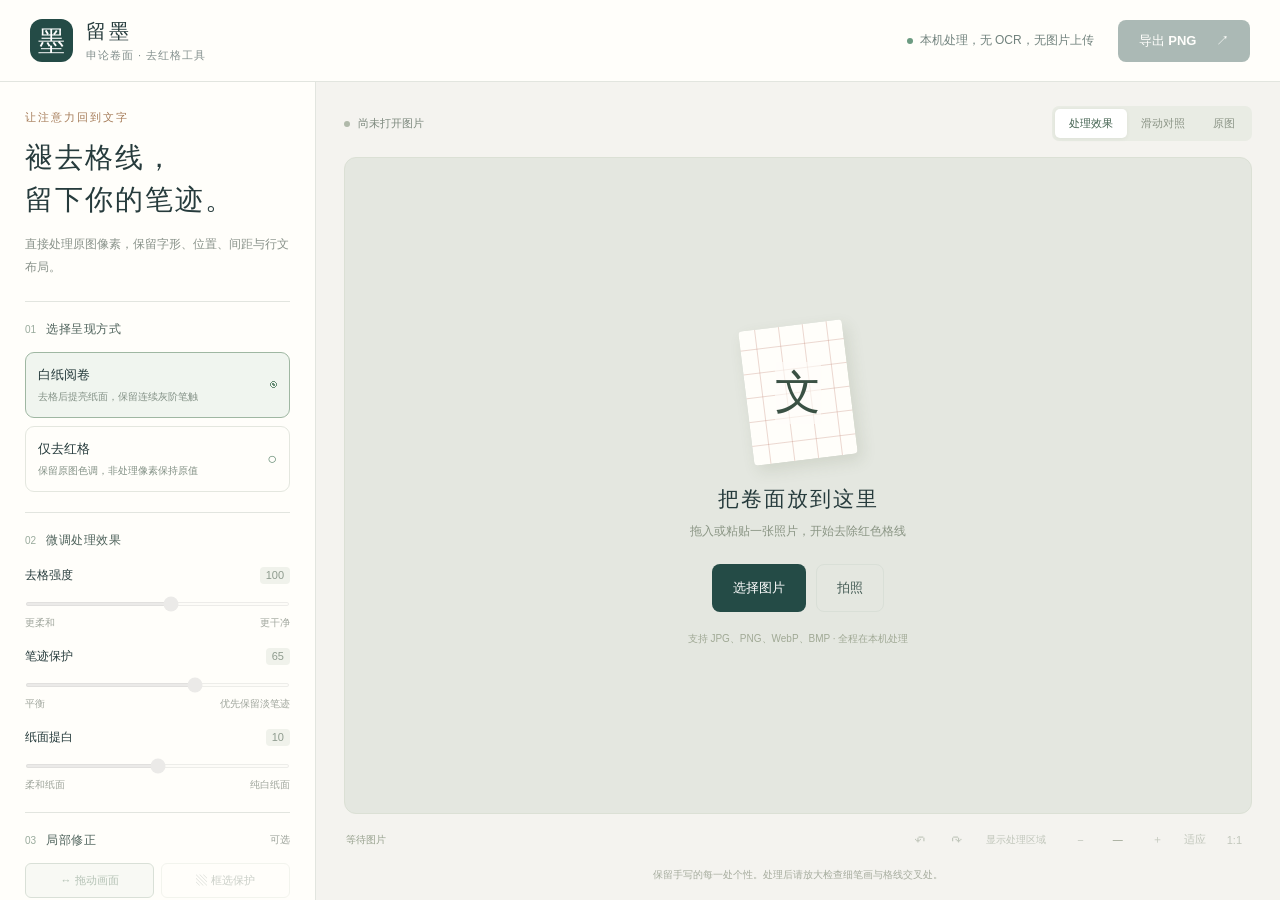
<file: index.html>
<!doctype html>
<html lang="zh-CN">
<head>
  <meta charset="utf-8">
  <meta name="viewport" content="width=device-width, initial-scale=1">
  <meta http-equiv="Content-Security-Policy" content="default-src 'self' file: blob: data:; script-src 'self' file:; style-src 'self' file:; img-src 'self' file: blob: data:; worker-src 'self' file: blob:; connect-src 'none'; object-src 'none'; base-uri 'none'">
  <title>留墨 · 申论去红格</title>
  <link rel="stylesheet" href="styles.css">
  <script src="grid-core.js" defer></script>
  <script src="app.js" defer></script>
</head>
<body>
  <header class="topbar">
    <div class="brand"><span class="brand-mark">墨</span><div><strong>留墨</strong><span>申论卷面 · 去红格工具</span></div></div>
    <div class="privacy"><i></i>本机处理，无 OCR，无图片上传</div>
    <button id="export" class="button primary" disabled>导出 PNG <span>↗</span></button>
  </header>
  <main>
    <aside class="sidebar">
      <div class="intro"><p class="eyebrow">让注意力回到文字</p><h1>褪去格线，<br>留下你的笔迹。</h1><p>直接处理原图像素，保留字形、位置、间距与行文布局。</p></div>
      <section>
        <h2>01 <span>选择呈现方式</span></h2>
        <label class="mode-card selected"><input type="radio" name="mode" value="white" checked><span><strong>白纸阅卷</strong><small>去格后提亮纸面，保留连续灰阶笔触</small></span><b>◉</b></label>
        <label class="mode-card"><input type="radio" name="mode" value="original"><span><strong>仅去红格</strong><small>保留原图色调，非处理像素保持原值</small></span><b>○</b></label>
      </section>
      <section class="controls">
        <h2>02 <span>微调处理效果</span></h2>
        <label class="range-label" for="strength">去格强度 <output id="strengthValue">100</output></label><input id="strength" type="range" min="50" max="140" value="100" disabled><div class="range-ends"><span>更柔和</span><span>更干净</span></div>
        <label class="range-label" for="protection">笔迹保护 <output id="protectionValue">65</output></label><input id="protection" type="range" min="0" max="100" value="65" disabled><div class="range-ends"><span>平衡</span><span>优先保留淡笔迹</span></div>
        <div id="whiteControls"><label class="range-label" for="whiten">纸面提白 <output id="whitenValue">10</output></label><input id="whiten" type="range" min="0" max="20" value="10" disabled><div class="range-ends"><span>柔和纸面</span><span>纯白纸面</span></div></div>
      </section>
      <section>
        <h2>03 <span>局部修正</span><em>可选</em></h2>
        <div class="tools"><button id="pan" class="tool active" data-tool="pan" disabled>↔ 拖动画面</button><button id="protect" class="tool" data-tool="protect" disabled>▧ 框选保护</button><button id="erase" class="tool" data-tool="erase" disabled>▧ 框选清除</button><button id="undo" class="tool" disabled>↶ 撤销修正</button></div>
        <p class="hint">选择保护或清除后，在图片上按住并拖动框选矩形区域，松开后应用操作。清除会擦去选区内的内容，请避开文字。选区覆盖色仅用于预览，不会导出。</p>
      </section>
      <details><summary>关于“保留原笔迹”</summary><p>程序没有文字识别、字体替换或生成式重绘。它只分离图像中的印刷格线与深色笔画。白纸模式额外调整纸色和明暗；如需尽量保持原始像素，请用“仅去红格”。</p><p>暗红线与淡笔画完全重叠时，单张照片不能保证无损分离。请放大检查，使用“保护笔迹”恢复有疑问的位置。红色手写内容也可能与格线相近，请手动保护。</p></details>
      <footer>原尺寸导出 · 不裁切、不拉伸、不自动排版</footer>
    </aside>
    <div class="workspace">
      <div class="viewer-top"><div class="file-meta"><span class="file-dot"></span><span id="filename">尚未打开图片</span><small id="dimensions"></small></div><div id="fileActions" class="file-actions" hidden><button id="openCurrent" class="button secondary">选择图片</button><button id="cameraCurrent" class="button secondary">拍照</button></div><div class="view-tabs"><button data-view="result" class="active">处理效果</button><button data-view="compare">滑动对照</button><button data-view="original">原图</button></div></div>
      <div class="canvas-area" id="stage">
        <div id="empty" class="empty-state"><div class="paper-icon"><span>文</span></div><h2>把卷面放到这里</h2><p>拖入或粘贴一张照片，开始去除红色格线</p><div class="empty-actions"><button id="openEmpty" class="button primary">选择图片</button><button id="cameraEmpty" class="button secondary">拍照</button></div><small>支持 JPG、PNG、WebP、BMP · 全程在本机处理</small></div>
        <canvas id="canvas" hidden aria-label="卷面图片预览"></canvas>
        <div id="compareLabels" class="compare-labels" hidden><span>原图</span><span>去格后</span></div>
        <div id="busy" class="busy" hidden><div class="spinner"></div><strong id="busyLabel">正在处理</strong><progress id="progress" max="100" value="0"></progress><span>不识别文字，只处理图像像素</span></div>
        <div id="dropOverlay" class="drop-overlay" hidden>松开，打开这张卷面</div>
      </div>
      <div id="compareControl" class="compare-control" hidden><span>原图</span><input id="split" type="range" min="0" max="100" value="50" aria-label="原图与效果分界"><span>去格后</span></div>
      <div class="viewer-bottom"><span id="status">等待图片</span><div class="zoom-controls"><button id="rotateLeft" title="向左旋转 90 度" aria-label="向左旋转 90 度" disabled>↶</button><button id="rotateRight" title="向右旋转 90 度" aria-label="向右旋转 90 度" disabled>↷</button><button id="maskToggle" disabled>显示处理区域</button><button id="zoomOut" title="缩小" disabled>−</button><span id="zoomLabel">—</span><button id="zoomIn" title="放大" disabled>＋</button><button id="fit" disabled>适应</button><button id="actual" disabled>1:1</button></div></div>
      <div class="notice">保留手写的每一处个性。处理后请放大检查细笔画与格线交叉处。</div>
    </div>
  </main>
  <input id="fileInput" type="file" accept="image/jpeg,image/png,image/webp,image/bmp" hidden>
  <input id="cameraFile" type="file" accept="image/*" capture="environment" hidden>
  <div id="toast" role="status" hidden></div>
</body>
</html>
</file>
<file: styles.css>
:root{font-family:'Microsoft YaHei','PingFang SC',sans-serif;color:#263b3c;background:#f4f3ef;font-synthesis:none;--ink:#244b46;--accent:#a96c45;--muted:#84908e;--line:#e2e5df}*{box-sizing:border-box}body{margin:0}button,input{font:inherit}button{cursor:pointer}button:disabled,input:disabled{opacity:.38;cursor:default}button{transition:background .15s,border-color .15s,transform .15s}button:focus-visible,input:focus-visible,summary:focus-visible{outline:3px solid #89b5a7;outline-offset:3px}[hidden]{display:none!important}.topbar{height:82px;display:flex;align-items:center;gap:14px;padding:0 30px;background:#fffefa;border-bottom:1px solid var(--line)}.brand{display:flex;align-items:center;gap:13px;margin-right:auto}.brand-mark{display:grid;place-items:center;width:43px;height:43px;color:white;background:var(--ink);border-radius:12px;font-family:serif;font-size:27px}.brand strong{display:block;font-size:20px;letter-spacing:3px;font-weight:650}.brand div>span{display:block;color:var(--muted);font-size:11px;letter-spacing:1px;margin-top:3px}.privacy{font-size:12px;color:#71827d;margin-right:10px}.privacy i{display:inline-block;width:6px;height:6px;background:#6c9b81;border-radius:50%;margin-right:7px}.button{border:1px solid transparent;border-radius:8px;padding:11px 20px;font-size:13px;font-weight:600}.primary{background:var(--ink);color:#fff}.primary:hover:not(:disabled){background:#32665c}.primary span{margin-left:16px}.secondary{background:transparent;border-color:#d9dfd7;color:#445b54}.secondary:hover{background:#eef2eb}main{display:grid;grid-template-columns:316px minmax(0,1fr);min-height:calc(100vh - 82px)}.sidebar{padding:28px 25px 18px;background:#fffefa;border-right:1px solid var(--line);overflow:auto}.eyebrow{font-size:11px;letter-spacing:2px;color:#a57b58;margin:0 0 12px}.intro h1{font-family:'Songti SC','SimSun',serif;font-weight:500;font-size:28px;line-height:1.5;letter-spacing:2px;margin:0 0 12px}.intro>p:last-child{font-size:12px;line-height:1.9;color:#89928a;margin-bottom:22px}section{border-top:1px solid var(--line);padding-top:19px;margin-top:20px}section h2{font-size:10px;color:#9aab9d;font-weight:500;display:flex;gap:10px;align-items:center;margin:0 0 14px}section h2 span{color:#4e625b;font-size:12px;letter-spacing:.5px}section h2 em{margin-left:auto;font-style:normal;color:#9aa098}.mode-card{display:flex;align-items:center;padding:13px 12px;border:1px solid #e4e7df;border-radius:9px;margin:8px 0;cursor:pointer;gap:8px}.mode-card.selected{background:#f0f5ef;border-color:#9fb7a2}.mode-card input{position:absolute;opacity:0}.mode-card strong{font-size:13px;font-weight:500;display:block}.mode-card small{font-size:10px;color:#849287;display:block;margin-top:6px}.mode-card b{margin-left:auto;color:#678d76;font-size:16px}.mode-card:focus-within{outline:2px solid #89b5a7}.range-label{font-size:12px;display:flex;justify-content:space-between;margin:18px 0 8px}.range-label output{font-size:11px;color:#8f9c8f;background:#f0f2eb;border-radius:4px;padding:2px 6px}input[type=range]{width:100%;height:4px;accent-color:#62826b;cursor:pointer;margin:5px 0}.range-ends{display:flex;justify-content:space-between;color:#a0a69d;font-size:10px;margin-top:5px}.tools{display:grid;grid-template-columns:1fr 1fr;gap:7px}.tool{border:1px solid #dfe4da;border-radius:6px;background:transparent;padding:9px 4px;color:#768578;font-size:11px}.tool.active{border-color:#9eb19f;background:#edf3eb;color:#42654c}.brush-row{display:flex;gap:12px;align-items:center;margin-top:16px}.brush-row label{white-space:nowrap;font-size:11px;color:#82907f}.brush-row output{font-size:10px;margin-left:7px}.hint{font-size:10px;color:#9ba193;line-height:1.7;margin:12px 0 0}details{font-size:11px;color:#879184;line-height:1.9;border-top:1px solid var(--line);margin-top:20px;padding-top:13px}summary{cursor:pointer;color:#77856f}details p{font-size:10px}.sidebar footer{font-size:9px;color:#a1a89d;text-align:center;padding-top:20px}.workspace{padding:24px 28px 12px;display:flex;flex-direction:column;min-width:0;min-height:700px}.viewer-top{display:flex;align-items:center;justify-content:space-between;gap:15px;margin-bottom:16px}.file-meta{display:flex;align-items:center;gap:8px;font-size:11px;min-width:0;color:#7b877c}.file-dot{width:6px;height:6px;flex-shrink:0;background:#b0b9aa;border-radius:50%}#filename{overflow:hidden;text-overflow:ellipsis;white-space:nowrap;max-width:280px}.file-meta small{font-size:10px;color:#9ca59a;white-space:nowrap}.view-tabs{display:flex;flex-shrink:0;padding:3px;background:#e9ece4;border-radius:7px}.view-tabs button{border:0;background:transparent;color:#8b9486;font-size:11px;border-radius:5px;padding:7px 14px}.view-tabs .active{background:white;color:#456452;box-shadow:0 1px 4px #283c2410}.canvas-area{position:relative;overflow:hidden;flex:1;min-height:460px;background:#e4e7e0;background-image:radial-gradient(#c3ccbf80 .7px,transparent .7px);background-size:14px 14px;border:1px solid #dbe0d5;border-radius:12px;touch-action:none}#canvas{width:100%;height:100%;position:absolute;inset:0;cursor:grab}#canvas.painting{cursor:crosshair}#canvas.dragging{cursor:grabbing}.empty-state{position:absolute;inset:0;display:flex;flex-direction:column;align-items:center;justify-content:center}.paper-icon{width:104px;height:135px;background:#fffefa;box-shadow:4px 7px 15px #4d5e3820;transform:rotate(-7deg);border-radius:4px;display:grid;place-items:center;margin-bottom:25px;background-image:linear-gradient(#c58b7c55 1px,transparent 1px),linear-gradient(90deg,#c58b7c55 1px,transparent 1px);background-size:24px 24px;background-position:16px 19px}.paper-icon span{font-family:'KaiTi','SimSun',serif;font-size:46px;color:#3a5144;transform:rotate(7deg);background:#fffefa99}.empty-state h2{font-size:21px;font-weight:500;letter-spacing:2px;margin:0 0 10px}.empty-state p{font-size:12px;color:#8a9584;margin:0 0 24px}.empty-state small{font-size:10px;color:#a0a995;margin-top:20px}.sample-link{border:0;background:transparent;color:#8c9f81;font-size:11px;margin-top:16px;padding:7px}.sample-link:hover{color:var(--ink)}.viewer-bottom{display:flex;align-items:center;justify-content:space-between;gap:12px;padding:12px 2px;font-size:10px;color:#96a08d}.zoom-controls{display:flex;align-items:center;gap:5px;flex-shrink:0}.zoom-controls button{background:transparent;border:0;border-radius:4px;color:#71816a;padding:5px 8px;font-size:11px}.zoom-controls button:hover:not(:disabled){background:#e6eadd}#zoomLabel{min-width:42px;text-align:center}#maskToggle{margin-right:10px;font-size:10px}#maskToggle.active{background:#f4e4cc;color:#a17238}.notice{text-align:center;color:#a6ac9e;font-size:10px;padding:3px 0 6px}.busy{position:absolute;inset:0;background:#f6f7f1eb;display:flex;flex-direction:column;justify-content:center;align-items:center;gap:16px;z-index:4}.busy strong{font-size:14px;font-weight:500}.busy span{font-size:11px;color:#93a08a}.busy progress{width:200px;height:5px;accent-color:#597e61}.spinner{width:30px;height:30px;border:2px solid #d5dfce;border-top-color:#527b5a;border-radius:50%;animation:spin .8s linear infinite}@keyframes spin{to{transform:rotate(360deg)}}.drop-overlay{position:absolute;inset:12px;border:2px dashed #6f946b;background:#f5fbefed;display:grid;place-items:center;border-radius:8px;font-size:20px;z-index:6;color:#50734c}.compare-control{display:flex;align-items:center;gap:16px;padding-top:14px;color:#8e9b86;font-size:10px}.compare-labels{position:absolute;top:16px;left:18px;right:18px;display:flex;justify-content:space-between;pointer-events:none}.compare-labels span{background:#ffffffd9;border:1px solid #dbe3d3;color:#6f8563;border-radius:5px;padding:5px 10px;font-size:10px}#toast{position:fixed;bottom:30px;left:50%;transform:translateX(-50%);background:#233f35f2;color:white;padding:13px 22px;border-radius:8px;max-width:min(90vw,650px);font-size:12px;z-index:10;box-shadow:0 6px 24px #0002}@media(min-height:900px){.workspace{height:calc(100vh - 82px)}.sidebar{max-height:calc(100vh - 82px)}}@media(max-width:1000px){.privacy{display:none}.sidebar{padding:24px 20px}main{grid-template-columns:286px minmax(0,1fr)}.workspace{padding:20px 16px}.viewer-top{flex-wrap:wrap}.view-tabs button{padding:7px 10px}#filename{max-width:200px}.viewer-bottom{align-items:flex-start;flex-direction:column;gap:6px}}@media(max-width:700px){.topbar{height:70px;padding:0 14px;gap:8px}.brand div>span{font-size:9px}.brand-mark{width:35px;height:35px;font-size:22px}.brand strong{font-size:17px}.button{padding:9px 12px}.topbar .secondary{display:none}main{display:flex;flex-direction:column}.workspace{order:-1;min-height:590px;height:76vh;padding:16px 12px 8px}.canvas-area{min-height:320px}.sidebar{border-right:0;padding:22px;max-height:none}.intro h1{font-size:24px}.intro h1 br{display:none}.mode-card{padding:14px}.viewer-bottom{flex-direction:row;align-items:center}#maskToggle{display:none}#status{max-width:140px;overflow:hidden;text-overflow:ellipsis;white-space:nowrap}.zoom-controls{gap:0}.zoom-controls button{padding:5px}.empty-state small{font-size:9px}.empty-state h2{font-size:18px}.empty-state p{font-size:11px}.file-meta small{font-size:9px}}
.topbar #cameraTop{display:inline-flex;align-items:center;white-space:nowrap}
#rotateLeft,#rotateRight{font-size:19px;line-height:1;min-width:32px;padding:4px}
.empty-actions{display:flex;align-items:center;justify-content:center;gap:10px;flex-wrap:wrap}.empty-actions .button{min-height:48px}
.file-actions{display:flex;align-items:center;gap:6px}.file-actions .button{padding:8px 10px;font-size:11px;white-space:nowrap}
@media(max-width:700px){.file-actions{order:3;width:100%;justify-content:flex-end}.file-actions .button{min-height:40px}.viewer-top{row-gap:10px}}
</file>
<file: android-app/app/src/main/assets/styles.css>
:root{font-family:'Microsoft YaHei','PingFang SC',sans-serif;color:#263b3c;background:#f4f3ef;font-synthesis:none;--ink:#244b46;--accent:#a96c45;--muted:#84908e;--line:#e2e5df}*{box-sizing:border-box}body{margin:0}button,input{font:inherit}button{cursor:pointer}button:disabled,input:disabled{opacity:.38;cursor:default}button{transition:background .15s,border-color .15s,transform .15s}button:focus-visible,input:focus-visible,summary:focus-visible{outline:3px solid #89b5a7;outline-offset:3px}[hidden]{display:none!important}.topbar{height:82px;display:flex;align-items:center;gap:14px;padding:0 30px;background:#fffefa;border-bottom:1px solid var(--line)}.brand{display:flex;align-items:center;gap:13px;margin-right:auto}.brand-mark{display:grid;place-items:center;width:43px;height:43px;color:white;background:var(--ink);border-radius:12px;font-family:serif;font-size:27px}.brand strong{display:block;font-size:20px;letter-spacing:3px;font-weight:650}.brand div>span{display:block;color:var(--muted);font-size:11px;letter-spacing:1px;margin-top:3px}.privacy{font-size:12px;color:#71827d;margin-right:10px}.privacy i{display:inline-block;width:6px;height:6px;background:#6c9b81;border-radius:50%;margin-right:7px}.button{border:1px solid transparent;border-radius:8px;padding:11px 20px;font-size:13px;font-weight:600}.primary{background:var(--ink);color:#fff}.primary:hover:not(:disabled){background:#32665c}.primary span{margin-left:16px}.secondary{background:transparent;border-color:#d9dfd7;color:#445b54}.secondary:hover{background:#eef2eb}main{display:grid;grid-template-columns:316px minmax(0,1fr);min-height:calc(100vh - 82px)}.sidebar{padding:28px 25px 18px;background:#fffefa;border-right:1px solid var(--line);overflow:auto}.eyebrow{font-size:11px;letter-spacing:2px;color:#a57b58;margin:0 0 12px}.intro h1{font-family:'Songti SC','SimSun',serif;font-weight:500;font-size:28px;line-height:1.5;letter-spacing:2px;margin:0 0 12px}.intro>p:last-child{font-size:12px;line-height:1.9;color:#89928a;margin-bottom:22px}section{border-top:1px solid var(--line);padding-top:19px;margin-top:20px}section h2{font-size:10px;color:#9aab9d;font-weight:500;display:flex;gap:10px;align-items:center;margin:0 0 14px}section h2 span{color:#4e625b;font-size:12px;letter-spacing:.5px}section h2 em{margin-left:auto;font-style:normal;color:#9aa098}.mode-card{display:flex;align-items:center;padding:13px 12px;border:1px solid #e4e7df;border-radius:9px;margin:8px 0;cursor:pointer;gap:8px}.mode-card.selected{background:#f0f5ef;border-color:#9fb7a2}.mode-card input{position:absolute;opacity:0}.mode-card strong{font-size:13px;font-weight:500;display:block}.mode-card small{font-size:10px;color:#849287;display:block;margin-top:6px}.mode-card b{margin-left:auto;color:#678d76;font-size:16px}.mode-card:focus-within{outline:2px solid #89b5a7}.range-label{font-size:12px;display:flex;justify-content:space-between;margin:18px 0 8px}.range-label output{font-size:11px;color:#8f9c8f;background:#f0f2eb;border-radius:4px;padding:2px 6px}input[type=range]{width:100%;height:4px;accent-color:#62826b;cursor:pointer;margin:5px 0}.range-ends{display:flex;justify-content:space-between;color:#a0a69d;font-size:10px;margin-top:5px}.tools{display:grid;grid-template-columns:1fr 1fr;gap:7px}.tool{border:1px solid #dfe4da;border-radius:6px;background:transparent;padding:9px 4px;color:#768578;font-size:11px}.tool.active{border-color:#9eb19f;background:#edf3eb;color:#42654c}.brush-row{display:flex;gap:12px;align-items:center;margin-top:16px}.brush-row label{white-space:nowrap;font-size:11px;color:#82907f}.brush-row output{font-size:10px;margin-left:7px}.hint{font-size:10px;color:#9ba193;line-height:1.7;margin:12px 0 0}details{font-size:11px;color:#879184;line-height:1.9;border-top:1px solid var(--line);margin-top:20px;padding-top:13px}summary{cursor:pointer;color:#77856f}details p{font-size:10px}.sidebar footer{font-size:9px;color:#a1a89d;text-align:center;padding-top:20px}.workspace{padding:24px 28px 12px;display:flex;flex-direction:column;min-width:0;min-height:700px}.viewer-top{display:flex;align-items:center;justify-content:space-between;gap:15px;margin-bottom:16px}.file-meta{display:flex;align-items:center;gap:8px;font-size:11px;min-width:0;color:#7b877c}.file-dot{width:6px;height:6px;flex-shrink:0;background:#b0b9aa;border-radius:50%}#filename{overflow:hidden;text-overflow:ellipsis;white-space:nowrap;max-width:280px}.file-meta small{font-size:10px;color:#9ca59a;white-space:nowrap}.view-tabs{display:flex;flex-shrink:0;padding:3px;background:#e9ece4;border-radius:7px}.view-tabs button{border:0;background:transparent;color:#8b9486;font-size:11px;border-radius:5px;padding:7px 14px}.view-tabs .active{background:white;color:#456452;box-shadow:0 1px 4px #283c2410}.canvas-area{position:relative;overflow:hidden;flex:1;min-height:460px;background:#e4e7e0;background-image:radial-gradient(#c3ccbf80 .7px,transparent .7px);background-size:14px 14px;border:1px solid #dbe0d5;border-radius:12px;touch-action:none}#canvas{width:100%;height:100%;position:absolute;inset:0;cursor:grab}#canvas.painting{cursor:crosshair}#canvas.dragging{cursor:grabbing}.empty-state{position:absolute;inset:0;display:flex;flex-direction:column;align-items:center;justify-content:center}.paper-icon{width:104px;height:135px;background:#fffefa;box-shadow:4px 7px 15px #4d5e3820;transform:rotate(-7deg);border-radius:4px;display:grid;place-items:center;margin-bottom:25px;background-image:linear-gradient(#c58b7c55 1px,transparent 1px),linear-gradient(90deg,#c58b7c55 1px,transparent 1px);background-size:24px 24px;background-position:16px 19px}.paper-icon span{font-family:'KaiTi','SimSun',serif;font-size:46px;color:#3a5144;transform:rotate(7deg);background:#fffefa99}.empty-state h2{font-size:21px;font-weight:500;letter-spacing:2px;margin:0 0 10px}.empty-state p{font-size:12px;color:#8a9584;margin:0 0 24px}.empty-state small{font-size:10px;color:#a0a995;margin-top:20px}.sample-link{border:0;background:transparent;color:#8c9f81;font-size:11px;margin-top:16px;padding:7px}.sample-link:hover{color:var(--ink)}.viewer-bottom{display:flex;align-items:center;justify-content:space-between;gap:12px;padding:12px 2px;font-size:10px;color:#96a08d}.zoom-controls{display:flex;align-items:center;gap:5px;flex-shrink:0}.zoom-controls button{background:transparent;border:0;border-radius:4px;color:#71816a;padding:5px 8px;font-size:11px}.zoom-controls button:hover:not(:disabled){background:#e6eadd}#zoomLabel{min-width:42px;text-align:center}#maskToggle{margin-right:10px;font-size:10px}#maskToggle.active{background:#f4e4cc;color:#a17238}.notice{text-align:center;color:#a6ac9e;font-size:10px;padding:3px 0 6px}.busy{position:absolute;inset:0;background:#f6f7f1eb;display:flex;flex-direction:column;justify-content:center;align-items:center;gap:16px;z-index:4}.busy strong{font-size:14px;font-weight:500}.busy span{font-size:11px;color:#93a08a}.busy progress{width:200px;height:5px;accent-color:#597e61}.spinner{width:30px;height:30px;border:2px solid #d5dfce;border-top-color:#527b5a;border-radius:50%;animation:spin .8s linear infinite}@keyframes spin{to{transform:rotate(360deg)}}.drop-overlay{position:absolute;inset:12px;border:2px dashed #6f946b;background:#f5fbefed;display:grid;place-items:center;border-radius:8px;font-size:20px;z-index:6;color:#50734c}.compare-control{display:flex;align-items:center;gap:16px;padding-top:14px;color:#8e9b86;font-size:10px}.compare-labels{position:absolute;top:16px;left:18px;right:18px;display:flex;justify-content:space-between;pointer-events:none}.compare-labels span{background:#ffffffd9;border:1px solid #dbe3d3;color:#6f8563;border-radius:5px;padding:5px 10px;font-size:10px}#toast{position:fixed;bottom:30px;left:50%;transform:translateX(-50%);background:#233f35f2;color:white;padding:13px 22px;border-radius:8px;max-width:min(90vw,650px);font-size:12px;z-index:10;box-shadow:0 6px 24px #0002}@media(min-height:900px){.workspace{height:calc(100vh - 82px)}.sidebar{max-height:calc(100vh - 82px)}}@media(max-width:1000px){.privacy{display:none}.sidebar{padding:24px 20px}main{grid-template-columns:286px minmax(0,1fr)}.workspace{padding:20px 16px}.viewer-top{flex-wrap:wrap}.view-tabs button{padding:7px 10px}#filename{max-width:200px}.viewer-bottom{align-items:flex-start;flex-direction:column;gap:6px}}@media(max-width:700px){.topbar{height:70px;padding:0 14px;gap:8px}.brand div>span{font-size:9px}.brand-mark{width:35px;height:35px;font-size:22px}.brand strong{font-size:17px}.button{padding:9px 12px}.topbar .secondary{display:none}main{display:flex;flex-direction:column}.workspace{order:-1;min-height:590px;height:76vh;padding:16px 12px 8px}.canvas-area{min-height:320px}.sidebar{border-right:0;padding:22px;max-height:none}.intro h1{font-size:24px}.intro h1 br{display:none}.mode-card{padding:14px}.viewer-bottom{flex-direction:row;align-items:center}#maskToggle{display:none}#status{max-width:140px;overflow:hidden;text-overflow:ellipsis;white-space:nowrap}.zoom-controls{gap:0}.zoom-controls button{padding:5px}.empty-state small{font-size:9px}.empty-state h2{font-size:18px}.empty-state p{font-size:11px}.file-meta small{font-size:9px}}
.topbar #cameraTop{display:inline-flex;align-items:center;white-space:nowrap}
#rotateLeft,#rotateRight{font-size:19px;line-height:1;min-width:32px;padding:4px}
.empty-actions{display:flex;align-items:center;justify-content:center;gap:10px;flex-wrap:wrap}.empty-actions .button{min-height:48px}
.file-actions{display:flex;align-items:center;gap:6px}.file-actions .button{padding:8px 10px;font-size:11px;white-space:nowrap}
@media(max-width:700px){.file-actions{order:3;width:100%;justify-content:flex-end}.file-actions .button{min-height:40px}.viewer-top{row-gap:10px}}
</file>
